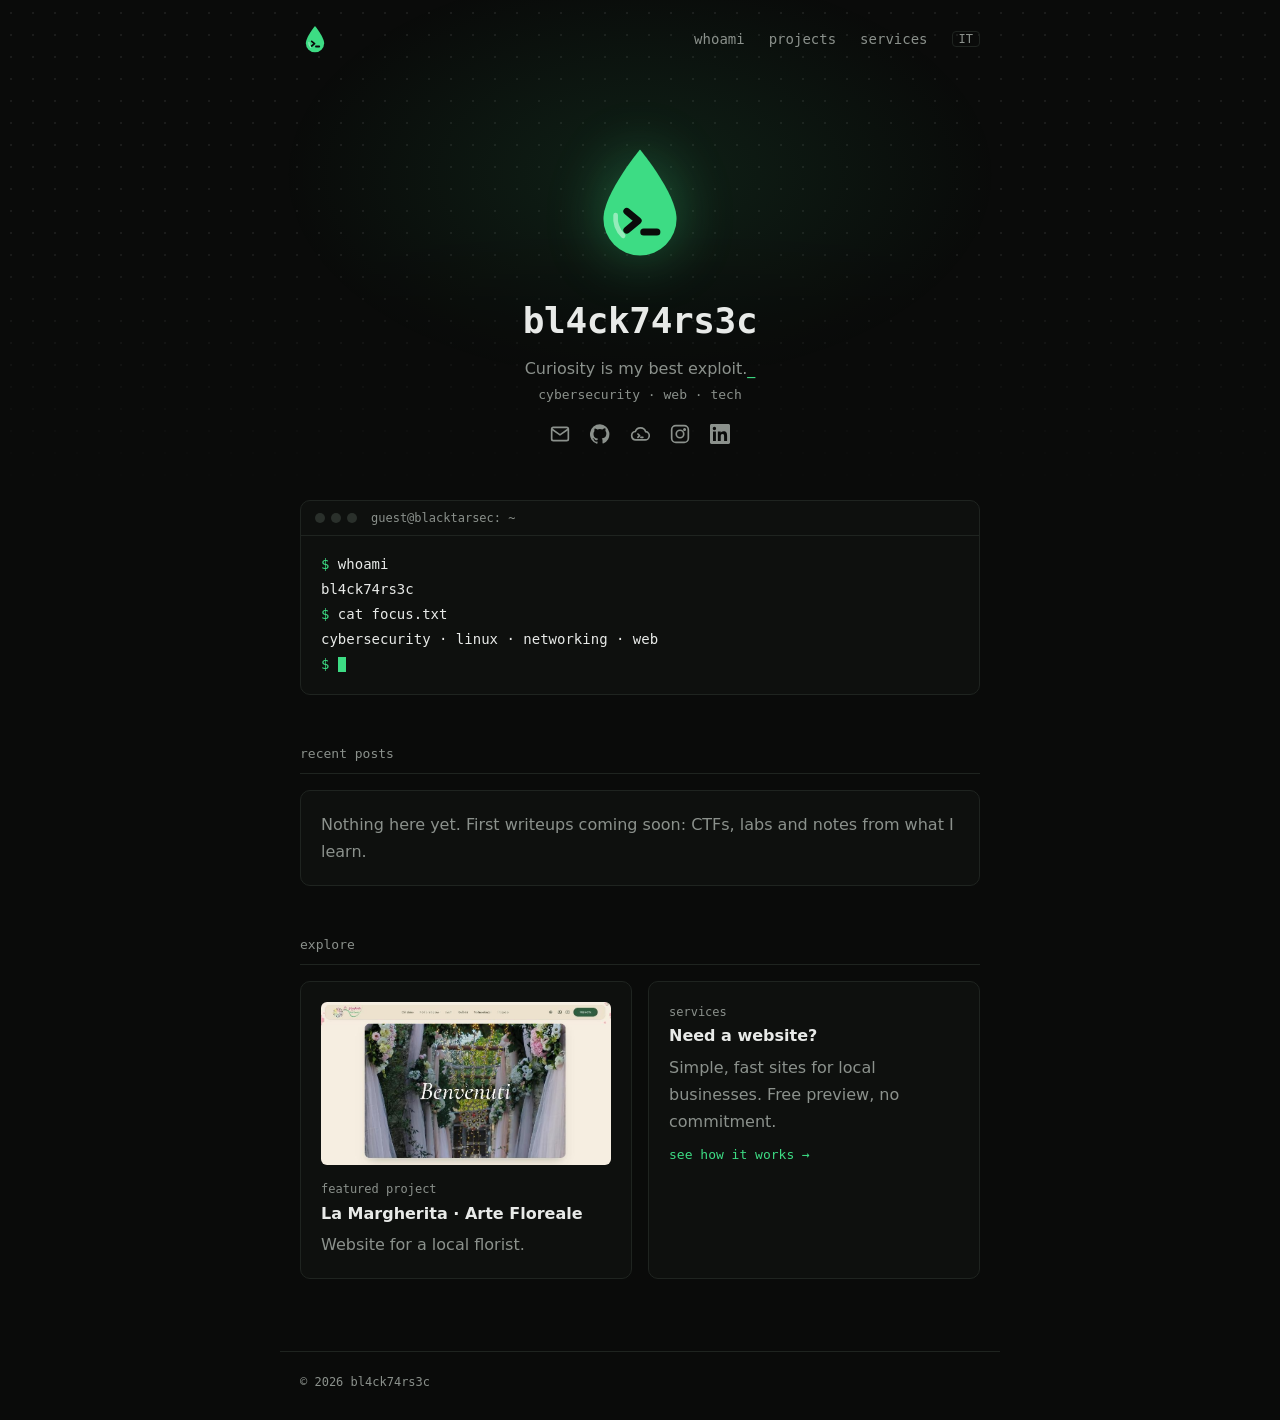
<file: index.html>
<!doctype html>
<html lang="en">
<head>
<meta charset="utf-8">
<meta name="viewport" content="width=device-width, initial-scale=1">
<title>bl4ck74rs3c · blacktarsec</title>
<meta name="description" content="bl4ck74rs3c (blacktarsec): cybersecurity, web and tech. Writeups, projects and websites for local businesses.">
<meta name="google-site-verification" content="X2kHK7Pr-9ndtp1gYP1e4z6PMqOoxSJL5exIkQfJnX4">
<link rel="icon" href="/img/logo.svg" type="image/svg+xml">
<link rel="alternate" hreflang="en" href="https://blacktarsec.github.io/">
<link rel="alternate" hreflang="it" href="https://blacktarsec.github.io/it/">
<link rel="stylesheet" href="/style.css">
</head>
<body>
<header class="nav">
  <a class="brand" href="/" aria-label="blacktarsec home"><img src="/img/logo.svg" width="30" height="30" alt=""></a>
  <nav>
    <a href="/whoami/">whoami</a>
    <a href="/projects/">projects</a>
    <a href="/services/">services</a>
    <a class="lang" href="/it/" hreflang="it" lang="it">IT</a>
  </nav>
</header>

<main>
  <section class="hero">
    <img class="avatar" src="/img/logo.svg" width="120" height="120" alt="blacktarsec logo">
    <h1>bl4ck74rs3c</h1>
    <p class="motto">Curiosity is my best exploit.</p>
    <p class="tagline">cybersecurity · web · tech</p>
    <ul class="social">
      <li><a href="mailto:bl4ck74rs3c@gmail.com" aria-label="Email"><svg viewBox="0 0 24 24" fill="none" stroke="currentColor" stroke-width="2"><rect x="2" y="4" width="20" height="16" rx="2"/><path d="m2 6 10 7 10-7"/></svg></a></li>
      <li><a href="https://github.com/blacktarsec" aria-label="GitHub" target="_blank" rel="noopener"><svg viewBox="0 0 24 24" fill="currentColor"><path d="M12 .3a12 12 0 0 0-3.8 23.4c.6.1.8-.3.8-.6v-2c-3.3.7-4-1.6-4-1.6-.6-1.4-1.4-1.8-1.4-1.8-1-.7.1-.7.1-.7 1.2.1 1.8 1.2 1.8 1.2 1 1.8 2.8 1.3 3.5 1 0-.8.4-1.3.7-1.6-2.7-.3-5.5-1.3-5.5-5.9 0-1.3.5-2.4 1.2-3.2 0-.3-.5-1.5.2-3.2 0 0 1-.3 3.3 1.2a11.5 11.5 0 0 1 6 0C17.3 4.7 18.3 5 18.3 5c.7 1.7.2 2.9.1 3.2.8.8 1.2 1.9 1.2 3.2 0 4.6-2.8 5.6-5.5 5.9.5.4.9 1.1.9 2.2v3.3c0 .3.1.7.8.6A12 12 0 0 0 12 .3"/></svg></a></li>
      <li><a href="https://tryhackme.com/p/Bl4ck74rs3c" aria-label="TryHackMe" target="_blank" rel="noopener"><svg viewBox="0 0 24 24" fill="none" stroke="currentColor" stroke-width="2" stroke-linejoin="round"><path d="M7 19a5 5 0 0 1-.6-9.96A6.5 6.5 0 0 1 18.8 9.2 4.9 4.9 0 0 1 17.5 19H7z"/><path d="m9.5 12 2 2-2 2M13 16h2.5" stroke-linecap="round"/></svg></a></li>
      <li><a href="https://www.instagram.com/aalessandrodimaa/" aria-label="Instagram" target="_blank" rel="noopener"><svg viewBox="0 0 24 24" fill="none" stroke="currentColor" stroke-width="2"><rect x="2" y="2" width="20" height="20" rx="5"/><circle cx="12" cy="12" r="4.5"/><circle cx="17.5" cy="6.5" r=".8" fill="currentColor"/></svg></a></li>
      <li><a href="https://www.linkedin.com/in/blacktarsec/" aria-label="LinkedIn" target="_blank" rel="noopener"><svg viewBox="0 0 24 24" fill="currentColor"><path d="M20.4 20.5h-3.5v-5.6c0-1.3 0-3-1.9-3s-2.1 1.4-2.1 2.9v5.7H9.4V9h3.4v1.6c.5-.9 1.6-1.9 3.4-1.9 3.6 0 4.3 2.4 4.3 5.5v6.3zM5.3 7.4a2 2 0 1 1 0-4.1 2 2 0 0 1 0 4.1zm1.8 13.1H3.6V9h3.5v11.5zM22.2 0H1.8C.8 0 0 .8 0 1.7v20.6c0 .9.8 1.7 1.8 1.7h20.4c1 0 1.8-.8 1.8-1.7V1.7C24 .8 23.2 0 22.2 0z"/></svg></a></li>
    </ul>
  </section>

  <div class="term">
    <div class="term-bar" aria-hidden="true"><i></i><i></i><i></i><span>guest@blacktarsec: ~</span></div>
<pre><span class="ps1">$</span> whoami
bl4ck74rs3c
<span class="ps1">$</span> cat focus.txt
cybersecurity · linux · networking · web
<span class="ps1">$</span> <span class="cursor"></span></pre>
  </div>

  <h2 class="label">recent posts</h2>
  <div class="card">
    <p class="muted">Nothing here yet. First writeups coming soon: CTFs, labs and notes from what I learn.</p>
  </div>

  <h2 class="label">explore</h2>
  <div class="grid">
    <a class="card" href="/projects/">
      <img src="/img/lamargherita.jpg" alt="Homepage of the La Margherita website" loading="lazy">
      <p class="tags">featured project</p>
      <h3>La Margherita · Arte Floreale</h3>
      <p class="muted">Website for a local florist.</p>
    </a>
    <a class="card" href="/services/">
      <p class="tags">services</p>
      <h3>Need a website?</h3>
      <p class="muted">Simple, fast sites for local businesses. Free preview, no commitment.</p>
      <span class="more">see how it works →</span>
    </a>
  </div>
</main>

<footer>© 2026 bl4ck74rs3c</footer>
</body>
</html>
</file>
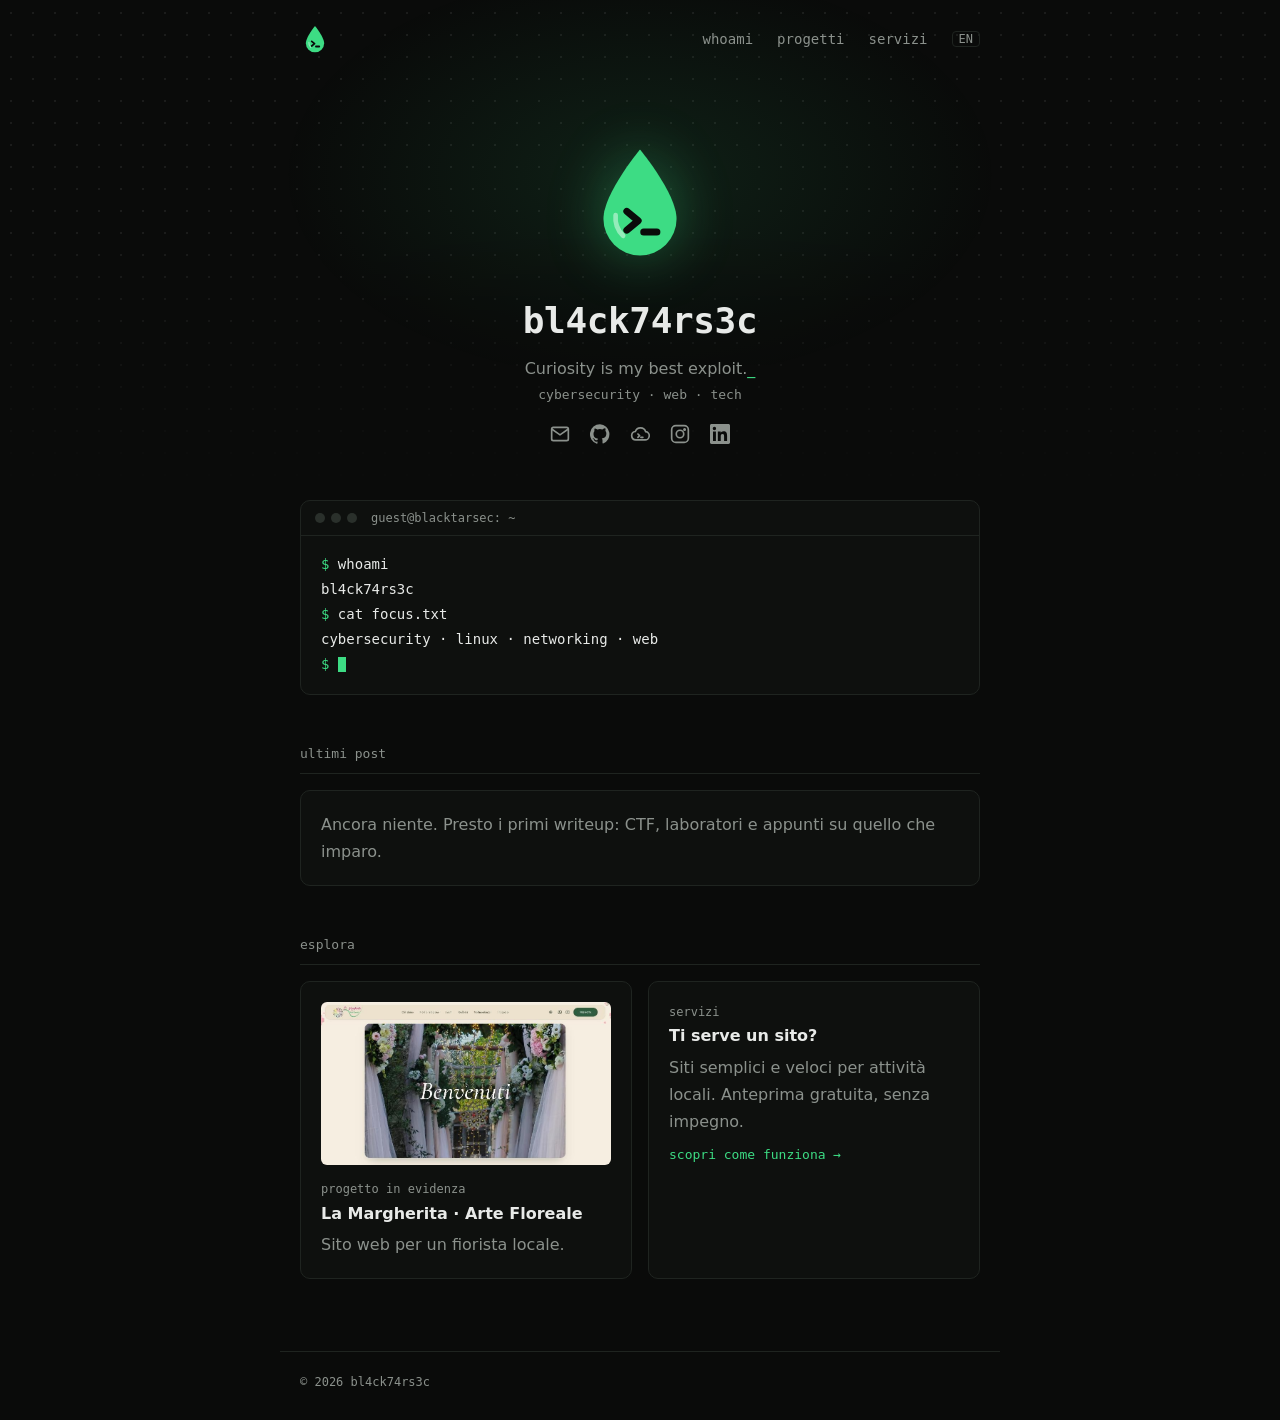
<file: it/index.html>
<!doctype html>
<html lang="it">
<head>
<meta charset="utf-8">
<meta name="viewport" content="width=device-width, initial-scale=1">
<title>bl4ck74rs3c · blacktarsec</title>
<meta name="description" content="bl4ck74rs3c (blacktarsec): cybersecurity, web e tecnologia. Writeup, progetti e siti web per attività locali.">
<link rel="icon" href="/img/logo.svg" type="image/svg+xml">
<link rel="alternate" hreflang="en" href="https://blacktarsec.github.io/">
<link rel="alternate" hreflang="it" href="https://blacktarsec.github.io/it/">
<link rel="stylesheet" href="/style.css">
</head>
<body>
<header class="nav">
  <a class="brand" href="/it/" aria-label="blacktarsec home"><img src="/img/logo.svg" width="30" height="30" alt=""></a>
  <nav>
    <a href="/it/whoami/">whoami</a>
    <a href="/it/projects/">progetti</a>
    <a href="/it/services/">servizi</a>
    <a class="lang" href="/" hreflang="en" lang="en">EN</a>
  </nav>
</header>

<main>
  <section class="hero">
    <img class="avatar" src="/img/logo.svg" width="120" height="120" alt="blacktarsec logo">
    <h1>bl4ck74rs3c</h1>
    <p class="motto">Curiosity is my best exploit.</p>
    <p class="tagline">cybersecurity · web · tech</p>
    <ul class="social">
      <li><a href="mailto:bl4ck74rs3c@gmail.com" aria-label="Email"><svg viewBox="0 0 24 24" fill="none" stroke="currentColor" stroke-width="2"><rect x="2" y="4" width="20" height="16" rx="2"/><path d="m2 6 10 7 10-7"/></svg></a></li>
      <li><a href="https://github.com/blacktarsec" aria-label="GitHub" target="_blank" rel="noopener"><svg viewBox="0 0 24 24" fill="currentColor"><path d="M12 .3a12 12 0 0 0-3.8 23.4c.6.1.8-.3.8-.6v-2c-3.3.7-4-1.6-4-1.6-.6-1.4-1.4-1.8-1.4-1.8-1-.7.1-.7.1-.7 1.2.1 1.8 1.2 1.8 1.2 1 1.8 2.8 1.3 3.5 1 0-.8.4-1.3.7-1.6-2.7-.3-5.5-1.3-5.5-5.9 0-1.3.5-2.4 1.2-3.2 0-.3-.5-1.5.2-3.2 0 0 1-.3 3.3 1.2a11.5 11.5 0 0 1 6 0C17.3 4.7 18.3 5 18.3 5c.7 1.7.2 2.9.1 3.2.8.8 1.2 1.9 1.2 3.2 0 4.6-2.8 5.6-5.5 5.9.5.4.9 1.1.9 2.2v3.3c0 .3.1.7.8.6A12 12 0 0 0 12 .3"/></svg></a></li>
      <li><a href="https://tryhackme.com/p/Bl4ck74rs3c" aria-label="TryHackMe" target="_blank" rel="noopener"><svg viewBox="0 0 24 24" fill="none" stroke="currentColor" stroke-width="2" stroke-linejoin="round"><path d="M7 19a5 5 0 0 1-.6-9.96A6.5 6.5 0 0 1 18.8 9.2 4.9 4.9 0 0 1 17.5 19H7z"/><path d="m9.5 12 2 2-2 2M13 16h2.5" stroke-linecap="round"/></svg></a></li>
      <li><a href="https://www.instagram.com/aalessandrodimaa/" aria-label="Instagram" target="_blank" rel="noopener"><svg viewBox="0 0 24 24" fill="none" stroke="currentColor" stroke-width="2"><rect x="2" y="2" width="20" height="20" rx="5"/><circle cx="12" cy="12" r="4.5"/><circle cx="17.5" cy="6.5" r=".8" fill="currentColor"/></svg></a></li>
      <li><a href="https://www.linkedin.com/in/blacktarsec/" aria-label="LinkedIn" target="_blank" rel="noopener"><svg viewBox="0 0 24 24" fill="currentColor"><path d="M20.4 20.5h-3.5v-5.6c0-1.3 0-3-1.9-3s-2.1 1.4-2.1 2.9v5.7H9.4V9h3.4v1.6c.5-.9 1.6-1.9 3.4-1.9 3.6 0 4.3 2.4 4.3 5.5v6.3zM5.3 7.4a2 2 0 1 1 0-4.1 2 2 0 0 1 0 4.1zm1.8 13.1H3.6V9h3.5v11.5zM22.2 0H1.8C.8 0 0 .8 0 1.7v20.6c0 .9.8 1.7 1.8 1.7h20.4c1 0 1.8-.8 1.8-1.7V1.7C24 .8 23.2 0 22.2 0z"/></svg></a></li>
    </ul>
  </section>

  <div class="term">
    <div class="term-bar" aria-hidden="true"><i></i><i></i><i></i><span>guest@blacktarsec: ~</span></div>
<pre><span class="ps1">$</span> whoami
bl4ck74rs3c
<span class="ps1">$</span> cat focus.txt
cybersecurity · linux · networking · web
<span class="ps1">$</span> <span class="cursor"></span></pre>
  </div>

  <h2 class="label">ultimi post</h2>
  <div class="card">
    <p class="muted">Ancora niente. Presto i primi writeup: CTF, laboratori e appunti su quello che imparo.</p>
  </div>

  <h2 class="label">esplora</h2>
  <div class="grid">
    <a class="card" href="/it/projects/">
      <img src="/img/lamargherita.jpg" alt="Home page del sito La Margherita" loading="lazy">
      <p class="tags">progetto in evidenza</p>
      <h3>La Margherita · Arte Floreale</h3>
      <p class="muted">Sito web per un fiorista locale.</p>
    </a>
    <a class="card" href="/it/services/">
      <p class="tags">servizi</p>
      <h3>Ti serve un sito?</h3>
      <p class="muted">Siti semplici e veloci per attività locali. Anteprima gratuita, senza impegno.</p>
      <span class="more">scopri come funziona →</span>
    </a>
  </div>
</main>

<footer>© 2026 bl4ck74rs3c</footer>
</body>
</html>
</file>
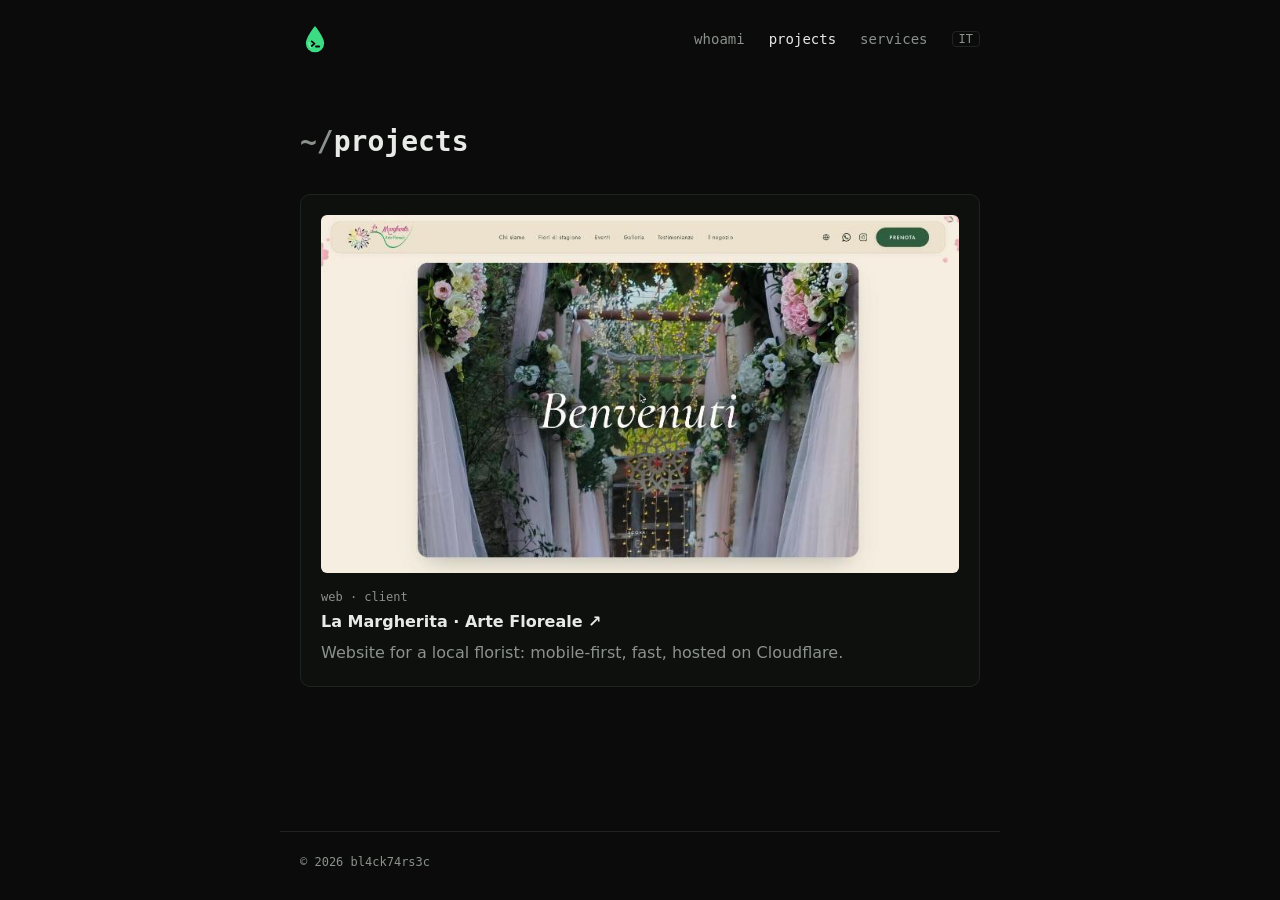
<file: projects/index.html>
<!doctype html>
<html lang="en">
<head>
<meta charset="utf-8">
<meta name="viewport" content="width=device-width, initial-scale=1">
<title>projects · bl4ck74rs3c</title>
<meta name="description" content="Projects by bl4ck74rs3c.">
<link rel="icon" href="/img/logo.svg" type="image/svg+xml">
<link rel="alternate" hreflang="en" href="https://blacktarsec.github.io/projects/">
<link rel="alternate" hreflang="it" href="https://blacktarsec.github.io/it/projects/">
<link rel="stylesheet" href="/style.css">
</head>
<body>
<header class="nav">
  <a class="brand" href="/" aria-label="blacktarsec home"><img src="/img/logo.svg" width="30" height="30" alt=""></a>
  <nav>
    <a href="/whoami/">whoami</a>
    <a href="/projects/" aria-current="page">projects</a>
    <a href="/services/">services</a>
    <a class="lang" href="/it/projects/" hreflang="it" lang="it">IT</a>
  </nav>
</header>

<main>
  <h1 class="page"><span class="muted">~/</span>projects</h1>
  <div class="grid">
    <a class="card" href="https://lamargheritaartefloreale.com" target="_blank" rel="noopener">
      <img src="/img/lamargherita.jpg" alt="Homepage of the La Margherita website" loading="lazy">
      <p class="tags">web · client</p>
      <h3>La Margherita · Arte Floreale ↗</h3>
      <p class="muted">Website for a local florist: mobile-first, fast, hosted on Cloudflare.</p>
    </a>
  </div>
</main>

<footer>© 2026 bl4ck74rs3c</footer>
</body>
</html>
</file>
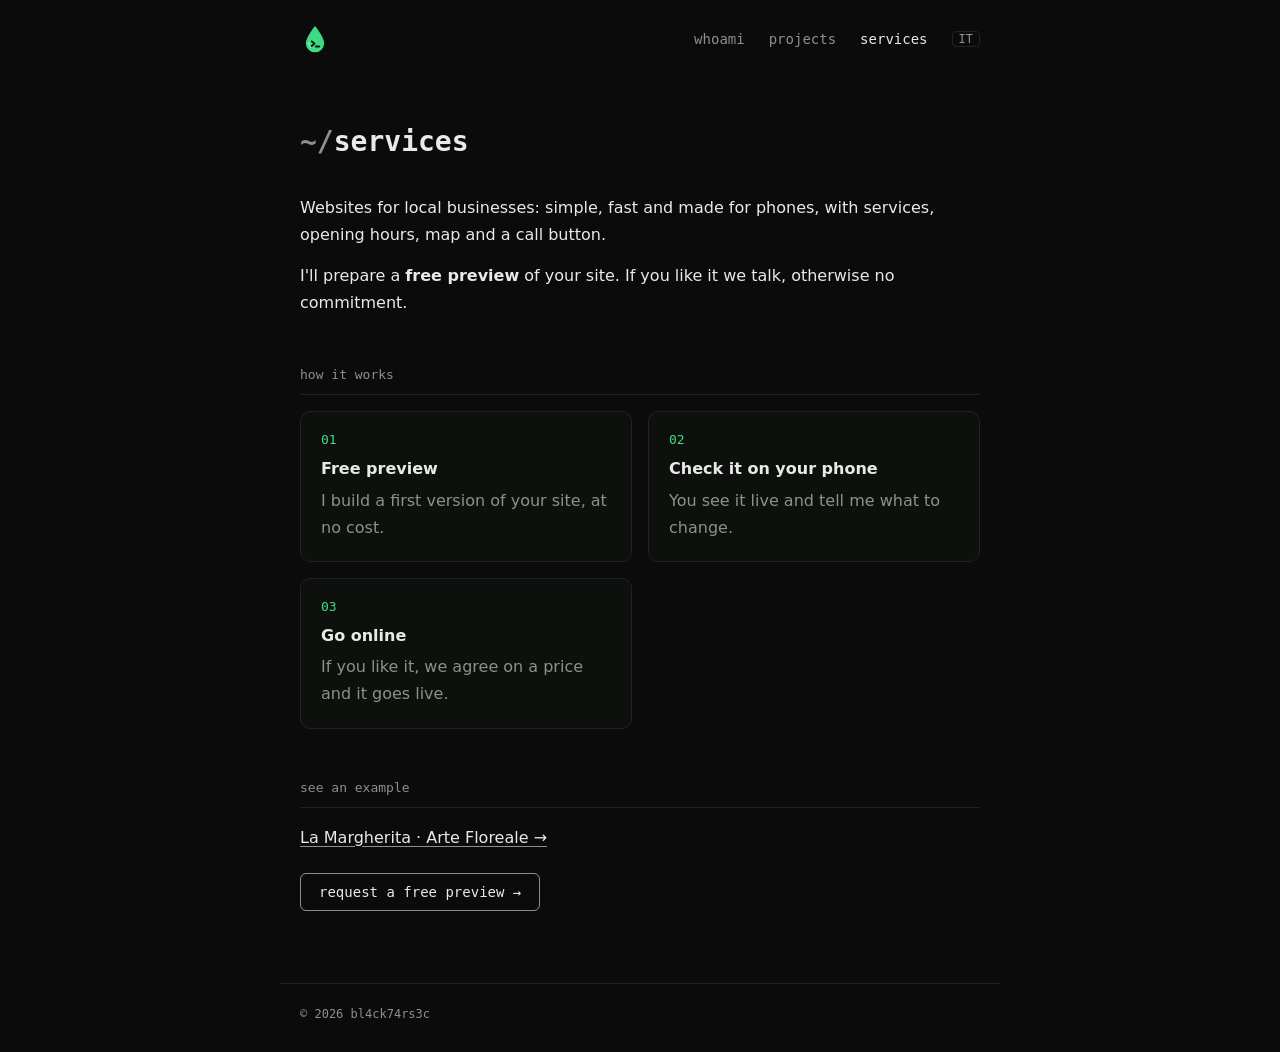
<file: services/index.html>
<!doctype html>
<html lang="en">
<head>
<meta charset="utf-8">
<meta name="viewport" content="width=device-width, initial-scale=1">
<title>services · bl4ck74rs3c</title>
<meta name="description" content="Simple, fast websites for local businesses, with a free preview.">
<link rel="icon" href="/img/logo.svg" type="image/svg+xml">
<link rel="alternate" hreflang="en" href="https://blacktarsec.github.io/services/">
<link rel="alternate" hreflang="it" href="https://blacktarsec.github.io/it/services/">
<link rel="stylesheet" href="/style.css">
</head>
<body>
<header class="nav">
  <a class="brand" href="/" aria-label="blacktarsec home"><img src="/img/logo.svg" width="30" height="30" alt=""></a>
  <nav>
    <a href="/whoami/">whoami</a>
    <a href="/projects/">projects</a>
    <a href="/services/" aria-current="page">services</a>
    <a class="lang" href="/it/services/" hreflang="it" lang="it">IT</a>
  </nav>
</header>

<main>
  <h1 class="page"><span class="muted">~/</span>services</h1>
  <p>Websites for local businesses: simple, fast and made for phones, with services, opening hours, map and a call button.</p>
  <p>I'll prepare a <strong>free preview</strong> of your site. If you like it we talk, otherwise no commitment.</p>

  <h2 class="label">how it works</h2>
  <div class="grid steps">
    <div class="card"><h3>Free preview</h3><p class="muted">I build a first version of your site, at no cost.</p></div>
    <div class="card"><h3>Check it on your phone</h3><p class="muted">You see it live and tell me what to change.</p></div>
    <div class="card"><h3>Go online</h3><p class="muted">If you like it, we agree on a price and it goes live.</p></div>
  </div>

  <h2 class="label">see an example</h2>
  <p><a href="/projects/">La Margherita · Arte Floreale →</a></p>

  <a class="btn" href="mailto:bl4ck74rs3c@gmail.com?subject=Free%20website%20preview">request a free preview →</a>
</main>

<footer>© 2026 bl4ck74rs3c</footer>
</body>
</html>
</file>
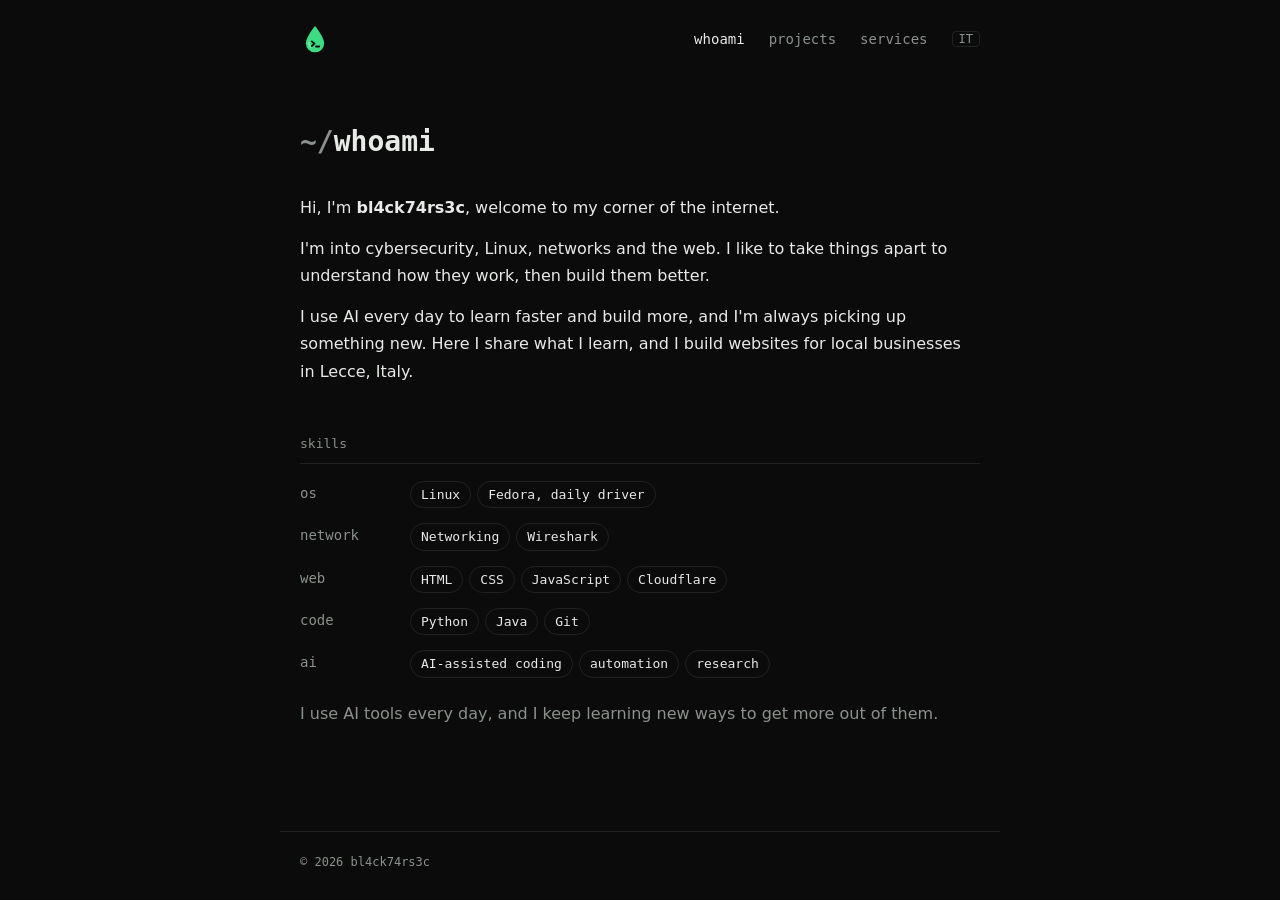
<file: whoami/index.html>
<!doctype html>
<html lang="en">
<head>
<meta charset="utf-8">
<meta name="viewport" content="width=device-width, initial-scale=1">
<title>whoami · bl4ck74rs3c</title>
<meta name="description" content="Who is bl4ck74rs3c: cybersecurity, Linux, networks and the web.">
<link rel="icon" href="/img/logo.svg" type="image/svg+xml">
<link rel="alternate" hreflang="en" href="https://blacktarsec.github.io/whoami/">
<link rel="alternate" hreflang="it" href="https://blacktarsec.github.io/it/whoami/">
<link rel="stylesheet" href="/style.css">
</head>
<body>
<header class="nav">
  <a class="brand" href="/" aria-label="blacktarsec home"><img src="/img/logo.svg" width="30" height="30" alt=""></a>
  <nav>
    <a href="/whoami/" aria-current="page">whoami</a>
    <a href="/projects/">projects</a>
    <a href="/services/">services</a>
    <a class="lang" href="/it/whoami/" hreflang="it" lang="it">IT</a>
  </nav>
</header>

<main>
  <h1 class="page"><span class="muted">~/</span>whoami</h1>
  <p>Hi, I'm <strong>bl4ck74rs3c</strong>, welcome to my corner of the internet.</p>
  <p>I'm into cybersecurity, Linux, networks and the web. I like to take things apart to understand how they work, then build them better.</p>
  <p>I use AI every day to learn faster and build more, and I'm always picking up something new. Here I share what I learn, and I build websites for local businesses in Lecce, Italy.</p>

  <h2 class="label">skills</h2>
  <dl class="skills">
    <dt>os</dt><dd><span class="chip">Linux</span><span class="chip">Fedora, daily driver</span></dd>
    <dt>network</dt><dd><span class="chip">Networking</span><span class="chip">Wireshark</span></dd>
    <dt>web</dt><dd><span class="chip">HTML</span><span class="chip">CSS</span><span class="chip">JavaScript</span><span class="chip">Cloudflare</span></dd>
    <dt>code</dt><dd><span class="chip">Python</span><span class="chip">Java</span><span class="chip">Git</span></dd>
    <dt>ai</dt><dd><span class="chip">AI-assisted coding</span><span class="chip">automation</span><span class="chip">research</span></dd>
  </dl>
  <p class="muted" style="margin-top:16px">I use AI tools every day, and I keep learning new ways to get more out of them.</p>
</main>

<footer>© 2026 bl4ck74rs3c</footer>
</body>
</html>
</file>
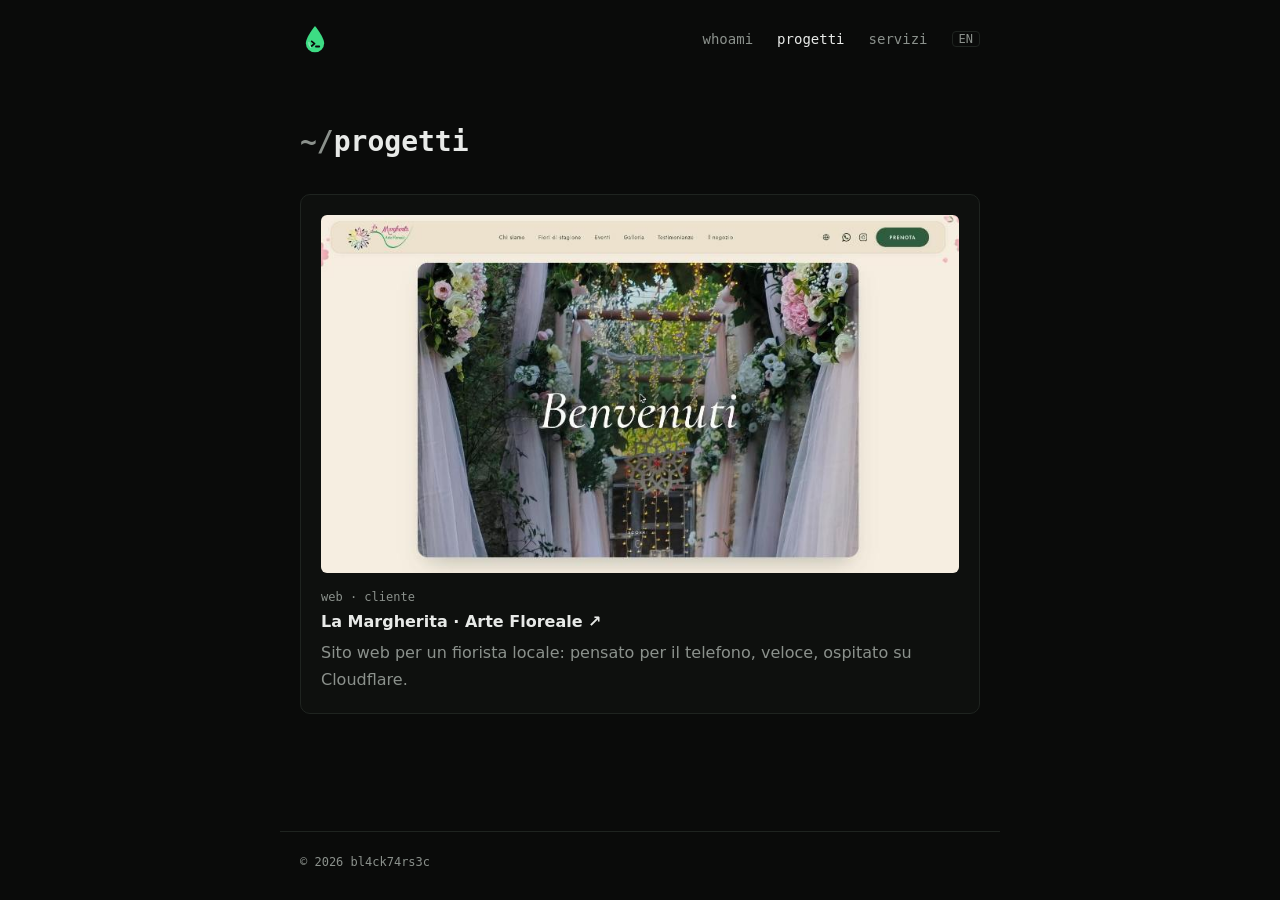
<file: it/projects/index.html>
<!doctype html>
<html lang="it">
<head>
<meta charset="utf-8">
<meta name="viewport" content="width=device-width, initial-scale=1">
<title>progetti · bl4ck74rs3c</title>
<meta name="description" content="Progetti di bl4ck74rs3c.">
<link rel="icon" href="/img/logo.svg" type="image/svg+xml">
<link rel="alternate" hreflang="en" href="https://blacktarsec.github.io/projects/">
<link rel="alternate" hreflang="it" href="https://blacktarsec.github.io/it/projects/">
<link rel="stylesheet" href="/style.css">
</head>
<body>
<header class="nav">
  <a class="brand" href="/it/" aria-label="blacktarsec home"><img src="/img/logo.svg" width="30" height="30" alt=""></a>
  <nav>
    <a href="/it/whoami/">whoami</a>
    <a href="/it/projects/" aria-current="page">progetti</a>
    <a href="/it/services/">servizi</a>
    <a class="lang" href="/projects/" hreflang="en" lang="en">EN</a>
  </nav>
</header>

<main>
  <h1 class="page"><span class="muted">~/</span>progetti</h1>
  <div class="grid">
    <a class="card" href="https://lamargheritaartefloreale.com" target="_blank" rel="noopener">
      <img src="/img/lamargherita.jpg" alt="Home page del sito La Margherita" loading="lazy">
      <p class="tags">web · cliente</p>
      <h3>La Margherita · Arte Floreale ↗</h3>
      <p class="muted">Sito web per un fiorista locale: pensato per il telefono, veloce, ospitato su Cloudflare.</p>
    </a>
  </div>
</main>

<footer>© 2026 bl4ck74rs3c</footer>
</body>
</html>
</file>
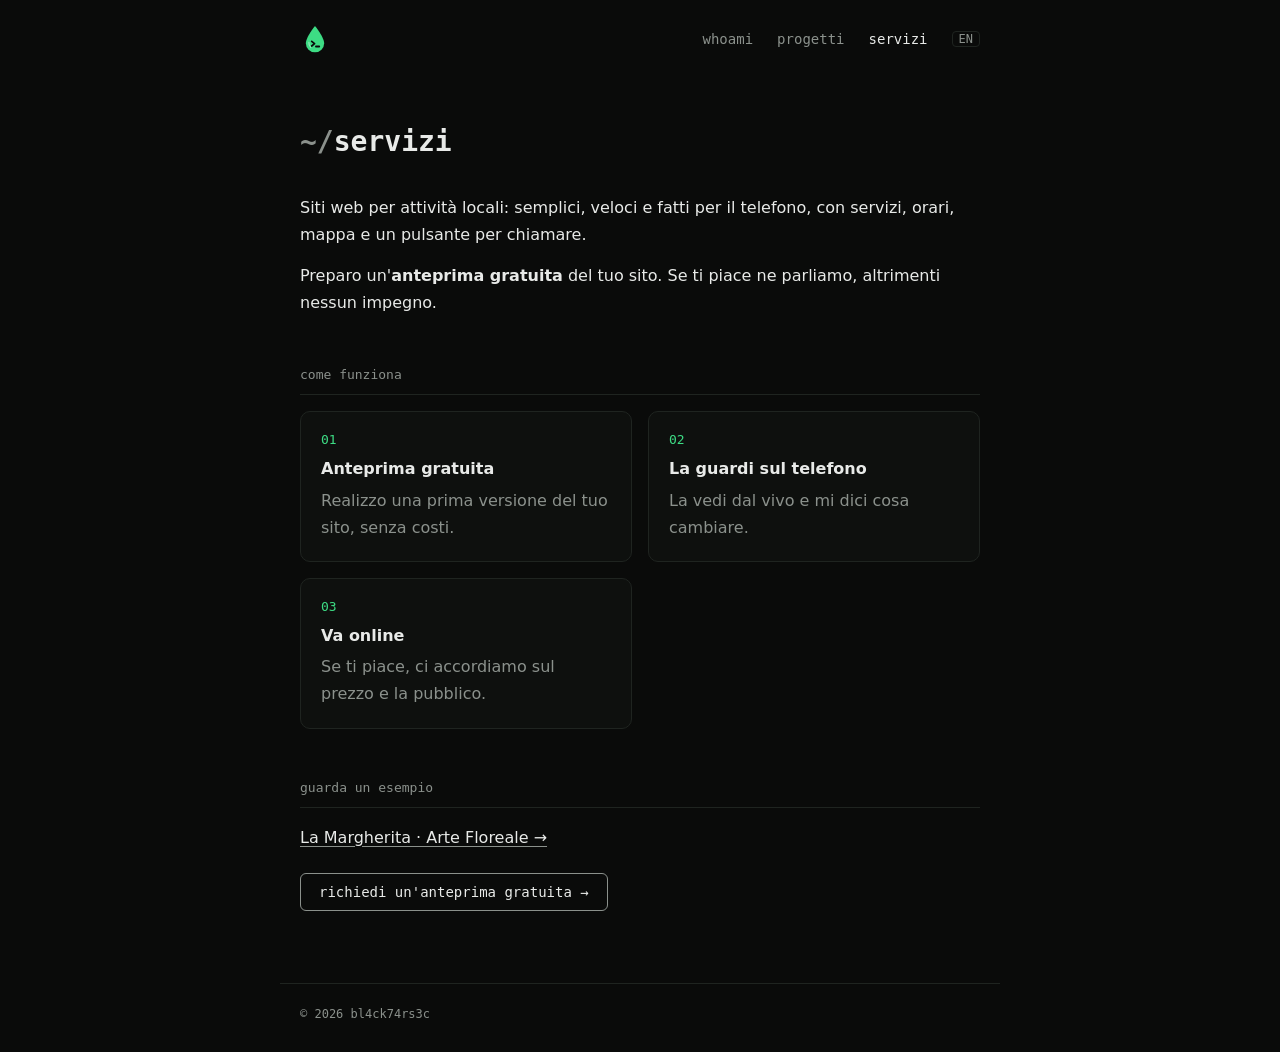
<file: it/services/index.html>
<!doctype html>
<html lang="it">
<head>
<meta charset="utf-8">
<meta name="viewport" content="width=device-width, initial-scale=1">
<title>servizi · bl4ck74rs3c</title>
<meta name="description" content="Siti web semplici e veloci per attività locali, con anteprima gratuita.">
<link rel="icon" href="/img/logo.svg" type="image/svg+xml">
<link rel="alternate" hreflang="en" href="https://blacktarsec.github.io/services/">
<link rel="alternate" hreflang="it" href="https://blacktarsec.github.io/it/services/">
<link rel="stylesheet" href="/style.css">
</head>
<body>
<header class="nav">
  <a class="brand" href="/it/" aria-label="blacktarsec home"><img src="/img/logo.svg" width="30" height="30" alt=""></a>
  <nav>
    <a href="/it/whoami/">whoami</a>
    <a href="/it/projects/">progetti</a>
    <a href="/it/services/" aria-current="page">servizi</a>
    <a class="lang" href="/services/" hreflang="en" lang="en">EN</a>
  </nav>
</header>

<main>
  <h1 class="page"><span class="muted">~/</span>servizi</h1>
  <p>Siti web per attività locali: semplici, veloci e fatti per il telefono, con servizi, orari, mappa e un pulsante per chiamare.</p>
  <p>Preparo un'<strong>anteprima gratuita</strong> del tuo sito. Se ti piace ne parliamo, altrimenti nessun impegno.</p>

  <h2 class="label">come funziona</h2>
  <div class="grid steps">
    <div class="card"><h3>Anteprima gratuita</h3><p class="muted">Realizzo una prima versione del tuo sito, senza costi.</p></div>
    <div class="card"><h3>La guardi sul telefono</h3><p class="muted">La vedi dal vivo e mi dici cosa cambiare.</p></div>
    <div class="card"><h3>Va online</h3><p class="muted">Se ti piace, ci accordiamo sul prezzo e la pubblico.</p></div>
  </div>

  <h2 class="label">guarda un esempio</h2>
  <p><a href="/it/projects/">La Margherita · Arte Floreale →</a></p>

  <a class="btn" href="mailto:bl4ck74rs3c@gmail.com?subject=Anteprima%20sito%20gratuita">richiedi un'anteprima gratuita →</a>
</main>

<footer>© 2026 bl4ck74rs3c</footer>
</body>
</html>
</file>
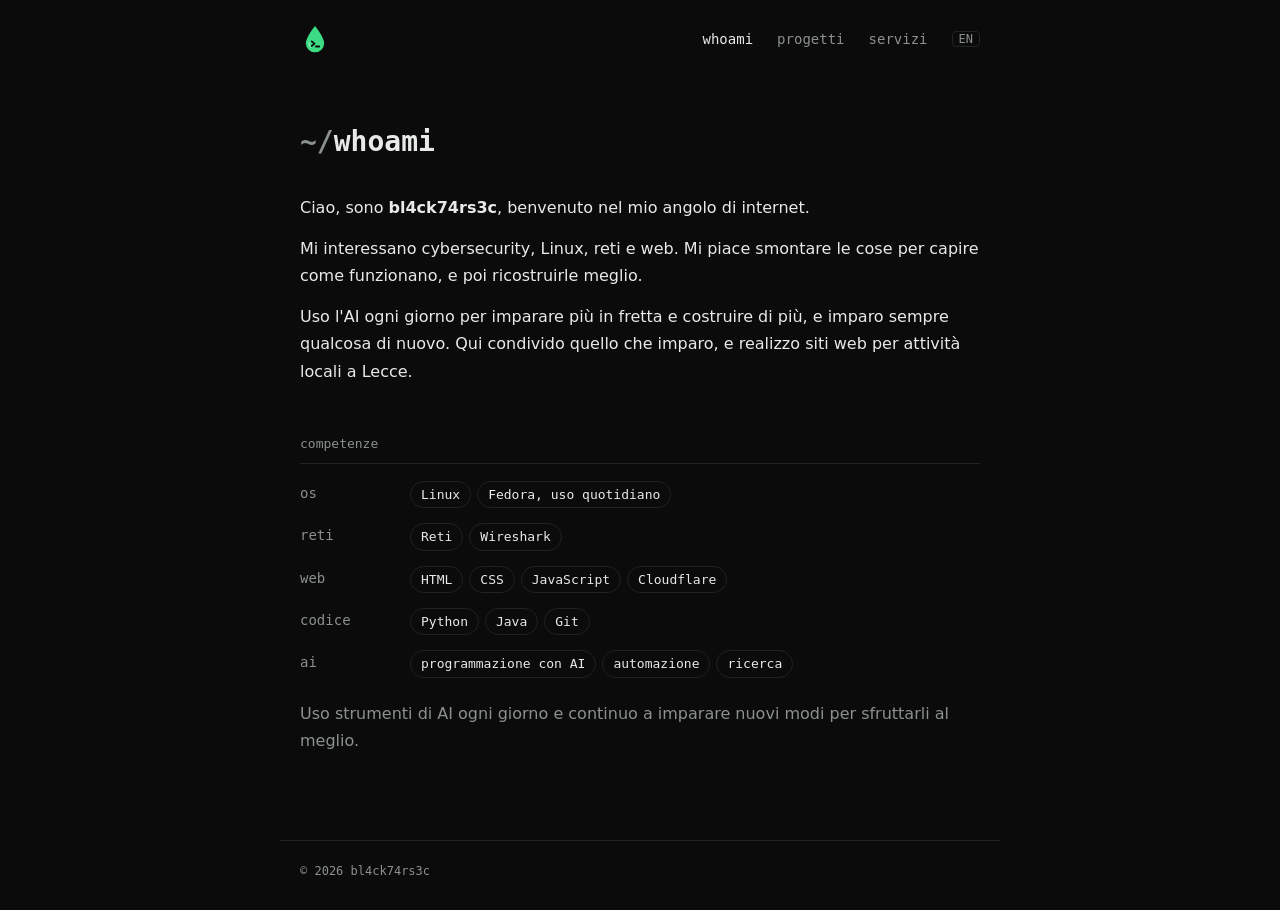
<file: it/whoami/index.html>
<!doctype html>
<html lang="it">
<head>
<meta charset="utf-8">
<meta name="viewport" content="width=device-width, initial-scale=1">
<title>whoami · bl4ck74rs3c</title>
<meta name="description" content="Chi è bl4ck74rs3c: cybersecurity, Linux, reti e web.">
<link rel="icon" href="/img/logo.svg" type="image/svg+xml">
<link rel="alternate" hreflang="en" href="https://blacktarsec.github.io/whoami/">
<link rel="alternate" hreflang="it" href="https://blacktarsec.github.io/it/whoami/">
<link rel="stylesheet" href="/style.css">
</head>
<body>
<header class="nav">
  <a class="brand" href="/it/" aria-label="blacktarsec home"><img src="/img/logo.svg" width="30" height="30" alt=""></a>
  <nav>
    <a href="/it/whoami/" aria-current="page">whoami</a>
    <a href="/it/projects/">progetti</a>
    <a href="/it/services/">servizi</a>
    <a class="lang" href="/whoami/" hreflang="en" lang="en">EN</a>
  </nav>
</header>

<main>
  <h1 class="page"><span class="muted">~/</span>whoami</h1>
  <p>Ciao, sono <strong>bl4ck74rs3c</strong>, benvenuto nel mio angolo di internet.</p>
  <p>Mi interessano cybersecurity, Linux, reti e web. Mi piace smontare le cose per capire come funzionano, e poi ricostruirle meglio.</p>
  <p>Uso l'AI ogni giorno per imparare più in fretta e costruire di più, e imparo sempre qualcosa di nuovo. Qui condivido quello che imparo, e realizzo siti web per attività locali a Lecce.</p>

  <h2 class="label">competenze</h2>
  <dl class="skills">
    <dt>os</dt><dd><span class="chip">Linux</span><span class="chip">Fedora, uso quotidiano</span></dd>
    <dt>reti</dt><dd><span class="chip">Reti</span><span class="chip">Wireshark</span></dd>
    <dt>web</dt><dd><span class="chip">HTML</span><span class="chip">CSS</span><span class="chip">JavaScript</span><span class="chip">Cloudflare</span></dd>
    <dt>codice</dt><dd><span class="chip">Python</span><span class="chip">Java</span><span class="chip">Git</span></dd>
    <dt>ai</dt><dd><span class="chip">programmazione con AI</span><span class="chip">automazione</span><span class="chip">ricerca</span></dd>
  </dl>
  <p class="muted" style="margin-top:16px">Uso strumenti di AI ogni giorno e continuo a imparare nuovi modi per sfruttarli al meglio.</p>
</main>

<footer>© 2026 bl4ck74rs3c</footer>
</body>
</html>
</file>
<file: style.css>
:root {
  --bg: #0a0b0a;
  --text: #e8eae8;
  --muted: #8b918c;
  --line: #1f2420;
  --accent: #3ddc84;
  --mono: ui-monospace, "JetBrains Mono", "DejaVu Sans Mono", monospace;
  color-scheme: dark;
}

* { box-sizing: border-box; }

body {
  display: flex;
  flex-direction: column;
  min-height: 100vh;
  margin: 0;
  background: var(--bg);
  color: var(--text);
  font: 16px/1.7 system-ui, -apple-system, "Segoe UI", Roboto, sans-serif;
}

a { color: inherit; text-decoration-color: var(--muted); text-underline-offset: 3px; }
a:hover, a:focus-visible { color: var(--accent); }
a:focus-visible { outline: 1px dashed var(--accent); outline-offset: 3px; }

.nav, main, footer { width: 100%; max-width: 720px; margin: 0 auto; padding-left: 20px; padding-right: 20px; }

.nav {
  display: flex;
  justify-content: space-between;
  align-items: center;
  padding-top: 24px;
  padding-bottom: 24px;
  font: 14px var(--mono);
}
.brand { display: flex; align-items: center; gap: 10px; font-weight: 600; text-decoration: none; }
.brand img { display: block; }
.nav nav { display: flex; gap: 24px; }
.nav nav a { color: var(--muted); text-decoration: none; }
.nav nav a:hover, .nav nav a[aria-current] { color: var(--text); }

main { flex: 1; padding-bottom: 72px; }

h1, h2, .label, .tags, footer { font-family: var(--mono); }
p { margin: 0 0 14px; }
.muted { color: var(--muted); }

/* home */
.hero { padding: 64px 0 56px; text-align: center; }
.avatar { display: inline-block; }
.hero h1 { margin: 20px 0 4px; font-size: clamp(28px, 5vw, 36px); letter-spacing: -.01em; }
.motto { margin: 0 0 4px; color: var(--muted); }
.motto::after { content: "_"; color: var(--accent); animation: blink 1s steps(1) infinite; }
.hero .tagline { margin-bottom: 22px; font: 13px var(--mono); color: var(--muted); }
@keyframes blink { 50% { opacity: 0; } }

.social { display: flex; justify-content: center; gap: 20px; margin: 0; padding: 0; list-style: none; }
.social a { display: block; color: var(--muted); }
.social a:hover, .social a:focus-visible { color: var(--text); }
.social svg { display: block; width: 20px; height: 20px; }

/* sub pages */
.page { margin: 40px 0 28px; font-size: 28px; }
.label {
  margin: 48px 0 16px;
  padding-bottom: 8px;
  border-bottom: 1px solid var(--line);
  font-size: 13px;
  font-weight: 400;
  color: var(--muted);
}


.skills { display: grid; grid-template-columns: 90px 1fr; gap: 8px 20px; margin: 0; }
.skills dt { font: 14px/1.9 var(--mono); color: var(--muted); }
.skills dd { margin: 0; }

.tags { margin: 0 0 4px; font-size: 12px; color: var(--muted); }

.btn {
  display: inline-block;
  margin-top: 8px;
  padding: 10px 18px;
  border: 1px solid var(--muted);
  border-radius: 6px;
  font: 14px var(--mono);
  text-decoration: none;
}
.btn:hover, .btn:focus-visible { border-color: var(--accent); }

/* hero background: soft glow + dot grid, fading out */
body { overflow-x: clip; }
.hero { position: relative; }
.hero::before {
  content: "";
  position: absolute;
  top: -120px;
  bottom: 0;
  left: 50%;
  width: 100vw;
  transform: translateX(-50%);
  z-index: -1;
  background:
    radial-gradient(ellipse 40% 55% at 50% 40%, rgba(61, 220, 132, .10), transparent 70%),
    radial-gradient(circle, rgba(232, 234, 232, .08) 1px, transparent 1px) 0 0 / 22px 22px;
  -webkit-mask-image: linear-gradient(#000 50%, transparent);
  mask-image: linear-gradient(#000 50%, transparent);
}
.avatar { filter: drop-shadow(0 0 28px rgba(61, 220, 132, .35)); }

/* terminal card */
.term { border: 1px solid var(--line); border-radius: 10px; background: #0e100e; overflow: hidden; }
.term-bar { display: flex; align-items: center; gap: 6px; padding: 10px 14px; border-bottom: 1px solid var(--line); font: 12px var(--mono); color: var(--muted); }
.term-bar i { width: 10px; height: 10px; border-radius: 50%; background: #2a302b; }
.term-bar span { margin-left: 8px; }
.term pre { margin: 0; padding: 16px 20px; font: 14px/1.8 var(--mono); white-space: pre-wrap; }
.ps1 { color: var(--accent); }
.cursor { display: inline-block; width: .6em; height: 1.1em; vertical-align: text-bottom; background: var(--accent); animation: blink 1s steps(1) infinite; }

/* cards */
.card {
  display: block;
  padding: 20px;
  border: 1px solid var(--line);
  border-radius: 10px;
  background: #0e100e;
  text-decoration: none;
  transition: border-color .2s;
}
a.card:hover, a.card:focus-visible { color: inherit; border-color: var(--accent); }
.card img { display: block; width: 100%; aspect-ratio: 16 / 9; margin-bottom: 14px; border-radius: 6px; object-fit: cover; object-position: top; }
.card h3 { margin: 0 0 4px; font-size: 16px; }
.card p { margin: 0; }
.card .muted + .more { margin-top: 12px; }
.more { display: block; font: 13px var(--mono); color: var(--accent); }
.grid { display: grid; grid-template-columns: repeat(auto-fit, minmax(240px, 1fr)); gap: 16px; }
.steps { counter-reset: step; }
.steps .card::before { counter-increment: step; content: "0" counter(step); display: block; margin-bottom: 8px; font: 13px var(--mono); color: var(--accent); }

.chip { display: inline-block; margin: 0 6px 6px 0; padding: 1px 10px; border: 1px solid var(--line); border-radius: 999px; font: 13px/1.8 var(--mono); }

footer { padding-top: 20px; padding-bottom: 28px; border-top: 1px solid var(--line); font-size: 12px; color: var(--muted); }

@media (max-width: 560px) {
  .nav nav { gap: 16px; }
  .hero { padding-top: 40px; }
}

@media (prefers-reduced-motion: reduce) {
  .motto::after, .cursor { animation: none; }
  .card { transition: none; }
}

.lang { padding: 0 6px; border: 1px solid var(--line); border-radius: 4px; font-size: 12px; }
</file>
